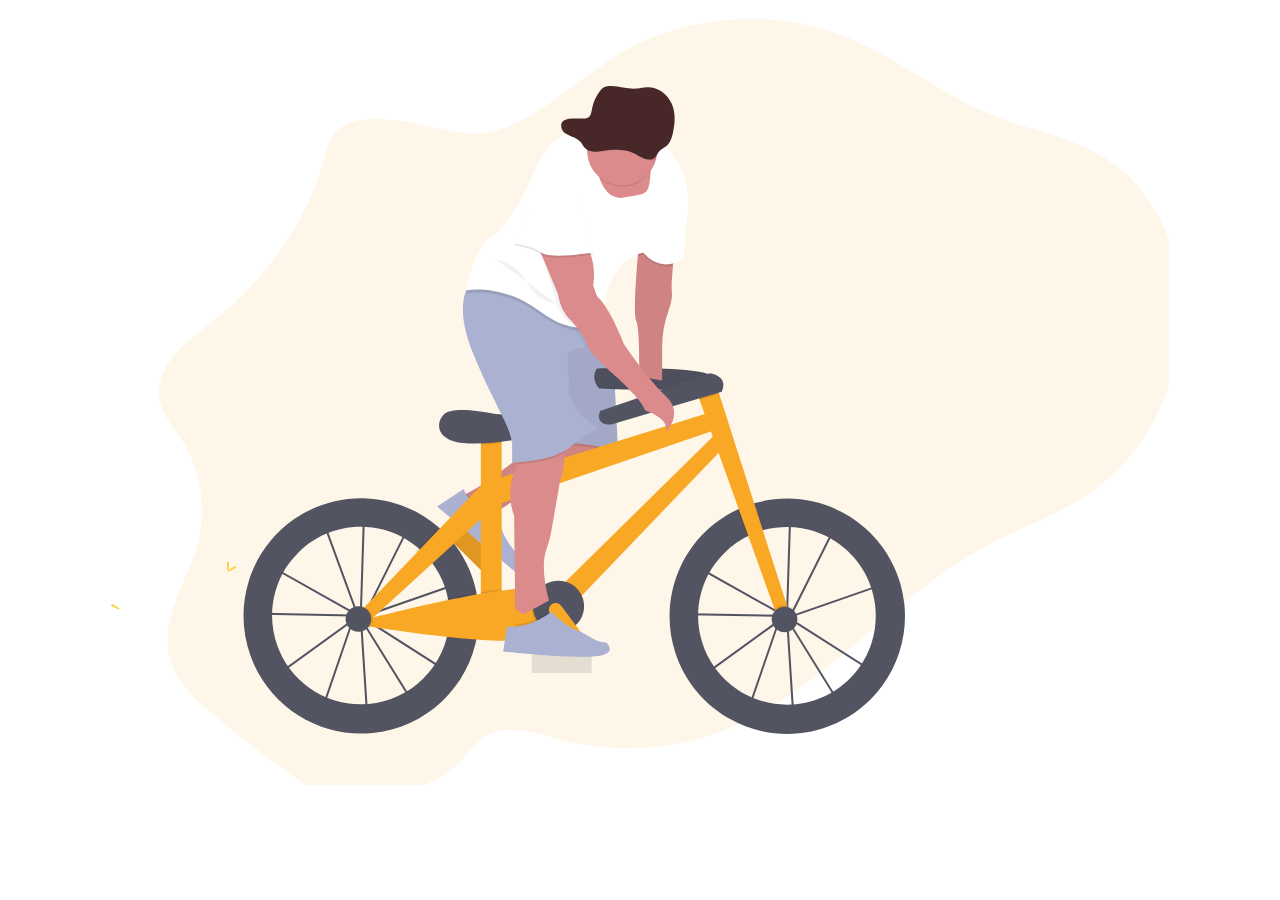
<file: bikesvg/index.html>
<!DOCTYPE html>
<html lang="en">

<head>
    <meta charset="UTF-8">
    <meta http-equiv="X-UA-Compatible" content="IE=edge">
    <meta name="viewport" content="width=device-width, initial-scale=1.0">
    <title>bike</title>
    <link rel="stylesheet" href="./style.css">
</head>

<body>
    <div>
        <svg width="1058" height="785" viewBox="0 0 1058 785" fill="none" xmlns="http://www.w3.org/2000/svg">
            <g id="undraw_Ride_a_bicycle_2yok 1" clip-path="url(#clip0)">
                <path id="Vector" opacity="0.1"
                    d="M222.802 134.432C217.322 141.082 215.212 150.432 212.852 159.222C193.852 230.062 147.032 287.042 93.7121 327.742C71.1321 344.982 43.6421 368.102 48.5821 399.012C51.2421 415.612 62.9121 427.832 71.5821 441.352C89.7721 469.662 95.6721 508.142 87.0021 542.032C77.1421 580.592 49.5821 616.572 58.1121 655.562C63.3721 679.562 81.2321 696.642 98.4021 711.322C125.189 734.209 152.829 755.649 181.322 775.642C200.422 789.042 220.742 802.082 243.002 803.782C262.602 805.282 281.802 797.832 300.412 790.482C316.672 784.052 333.342 777.362 346.472 764.482C355.042 756.072 361.872 745.222 371.392 738.342C393.752 722.182 422.472 732.422 448.112 739.342C508.612 755.582 573.362 749.652 630.932 722.602C719.242 681.102 786.552 593.952 872.932 547.192C910.072 527.082 950.472 514.602 984.862 488.702C1004.24 473.956 1020.89 455.938 1034.06 435.462C1060.06 395.352 1074.12 344.212 1070.06 294.152C1066 244.092 1043.25 195.852 1007.52 167.592C969.272 137.342 920.962 131.692 877.442 113.532C832.502 94.7722 792.522 62.5322 748.012 42.4022C711.996 26.1588 672.8 18.185 633.3 19.0658C593.8 19.9466 554.998 29.6596 519.742 47.4922C471.302 71.9922 422.202 129.152 368.252 133.492C329.812 136.492 252.822 98.0122 222.802 134.432Z"
                    fill="#F9A826" />
                <path id="Vector_2"
                    d="M2.05997 606.72C5.44997 608.57 8.39998 609.72 8.64998 609.21C8.89998 608.7 6.36997 606.86 2.97997 605.02C-0.410027 603.18 0.929975 604.52 0.669975 605.02C0.409975 605.52 -1.33003 604.87 2.05997 606.72Z"
                    fill="#FFD037" />
                <g id="rightwheel">
                    <path id="Vector_3"
                        d="M676.33 498.61C665.717 498.598 655.15 500.024 644.92 502.85C639.644 504.305 634.477 506.133 629.46 508.32C602.73 519.907 581.247 540.997 569.167 567.508C557.087 594.019 555.269 624.069 564.065 651.843C572.86 679.618 591.644 703.143 616.782 717.869C641.921 732.594 671.627 737.473 700.155 731.562C728.682 725.65 754.004 709.369 771.221 685.867C788.438 662.365 796.327 633.312 793.362 604.33C790.396 575.348 776.787 548.495 755.168 528.966C733.548 509.438 705.454 498.622 676.32 498.61H676.33ZM675.93 704.7C655.649 704.692 635.981 697.746 620.192 685.017C604.404 672.288 593.445 654.541 589.135 634.723C584.825 614.905 587.424 594.209 596.501 576.073C605.577 557.936 620.584 543.45 639.03 535.02C643.722 532.872 648.594 531.142 653.59 529.85C665.802 526.68 678.549 526.147 690.984 528.287C703.418 530.427 715.253 535.191 725.703 542.261C736.153 549.332 744.977 558.547 751.588 569.293C758.199 580.039 762.446 592.069 764.046 604.585C765.646 617.1 764.562 629.812 760.866 641.875C757.17 653.939 750.948 665.077 742.613 674.548C734.277 684.02 724.02 691.608 712.524 696.806C701.028 702.005 688.557 704.696 675.94 704.7H675.93Z"
                        fill="#535461" />
                    <path id="Vector_4"
                        d="M681.42 717.39L675.16 619.49L675.03 619.28L668.71 621.48L639.62 706.29L593.37 673.49L667.06 620.08L667.13 619.87L667.55 619.72L672.3 616.27L595.06 572.96L576.13 593.76L579.13 613.26L667.93 614.84V616.84L577.45 615.22L574.05 593.11L599.94 564.66L638.66 519.49L639.35 521.36L647.55 512.36L678.09 517.83V516.62L680.09 516.68V518.19L725.45 526.31L683.12 610.96L676.95 615.43V615.93V616.49L774.76 582.41L763.15 673.62L680.15 620.75L677.23 619.11L726.17 698L681.42 717.39ZM677.42 623.05L683.27 714.43L723.32 697.05L677.42 623.05ZM596.85 673.49L638.64 703.12L665.98 623.38L596.85 673.49ZM679.17 617.83L681.26 619L761.61 670.2L772.41 585.33L679.17 617.83ZM672.07 610.63L674.58 614.68L675.02 614.36L678.02 519.83L648.28 514.49L640.12 523.49L672.07 610.63ZM596.68 571.58L671.52 613.58L670.22 611.45L638.64 525.18L601.44 566.06L596.68 571.58ZM680.05 520.19L677.05 612.88L681.57 609.6L722.48 527.78L680.05 520.19Z"
                        fill="#535461" />
                </g>
                <g id="leftwheel">
                    <path id="Vector_5"
                        d="M255.23 716.99L248.96 619.05L248.83 618.84L242.51 621.04L213.43 705.89L167.18 673.1L240.85 619.69L240.92 619.48L241.34 619.33L246.09 615.88L168.85 572.57L149.93 593.37L152.93 612.87L241.75 614.49V616.49L151.27 614.87L147.85 592.73L173.75 564.27L212.5 519.07L213.19 520.94L221.39 511.94L251.85 517.4V516.19L253.85 516.25V517.76L299.21 525.88L256.92 610.49L250.75 614.96V615.46V616.02L348.55 581.94L336.94 673.15L253.94 620.28L251.02 618.64L299.96 697.52L255.23 716.99ZM251.23 622.65L257.08 714.03L297.13 696.65L251.23 622.65ZM170.65 673.08L212.44 702.71L239.78 622.97L170.65 673.08ZM252.97 617.42L255.06 618.59L335.41 669.79L346.21 584.92L252.97 617.42ZM245.87 610.22L248.38 614.27L248.82 613.95L251.82 519.42L222.08 514.1L213.92 523.1L245.87 610.22ZM170.45 571.16L245.29 613.16L243.99 611.03L212.41 524.76L175.22 565.63L170.45 571.16ZM253.85 519.77L250.85 612.49L255.37 609.21L296.28 527.39L253.85 519.77Z"
                        fill="#535461" />
                    <path id="Vector_6"
                        d="M364.92 589.95C360.909 572.131 352.79 555.495 341.21 541.37C336.911 536.121 332.171 531.25 327.04 526.81C307.314 509.779 282.491 499.779 256.467 498.381C230.443 496.983 204.692 504.265 183.254 519.085C161.816 533.904 145.906 555.422 138.02 580.262C130.134 605.102 130.719 631.857 139.683 656.328C148.647 680.799 165.482 701.601 187.547 715.47C209.612 729.339 235.657 735.488 261.595 732.954C287.533 730.42 311.895 719.345 330.858 701.468C349.822 683.591 362.312 659.923 366.37 634.18C367.314 628.119 367.789 621.994 367.79 615.86C367.797 607.144 366.834 598.454 364.92 589.95ZM249.73 704.3C231.498 704.281 213.714 698.647 198.797 688.164C183.879 677.682 172.552 662.859 166.356 645.712C160.16 628.565 159.395 609.926 164.165 592.329C168.935 574.732 179.009 559.031 193.018 547.361C207.026 535.692 224.288 528.619 242.457 527.106C260.627 525.593 278.821 529.712 294.567 538.904C310.312 548.096 322.845 561.914 330.46 578.48C338.076 595.045 340.405 613.554 337.13 631.49C333.38 651.933 322.58 670.414 306.611 683.718C290.642 697.021 270.514 704.304 249.73 704.3V704.3Z"
                        fill="#535461" />
                </g>
                <g id="manbike">
                    <path id="Vector_7"
                        d="M118 564.104C118 567.964 117.57 571.104 117 571.104C116.43 571.104 116 567.974 116 564.104C116 560.234 116.54 562.104 117.07 562.104C117.6 562.104 118 560.254 118 564.104Z"
                        fill="#FFD037" />
                    <path id="Vector_8"
                        d="M123.32 568.714C119.93 570.564 116.98 571.714 116.73 571.204C116.48 570.694 119.01 568.854 122.4 567.014C125.79 565.174 124.45 566.514 124.71 567.014C124.97 567.514 126.71 566.864 123.32 568.714Z"
                        fill="#FFD037" />
                    <path id="Vector_9" d="M384.66 557.89L341.953 515.746L328.607 529.27L371.314 571.414L384.66 557.89Z"
                        fill="#F9A826" />
                    <path id="Vector_10" opacity="0.1"
                        d="M384.66 557.89L341.953 515.746L328.607 529.27L371.314 571.414L384.66 557.89Z" fill="black" />
                    <path id="Vector_11"
                        d="M352.14 495.577C352.14 495.577 376.93 482.497 386.51 474.077C392.277 469.031 398.478 464.503 405.04 460.547L436.14 441.617L501.14 436.617L504.14 447.617C504.14 447.617 509.14 463.617 459.14 477.617C409.14 491.617 384.14 513.617 384.14 513.617C384.14 513.617 352.14 524.577 352.14 495.577Z"
                        fill="#DB8B8B" />
                    <path id="Vector_12" opacity="0.1"
                        d="M386.79 511.447C385.02 512.797 384.14 513.577 384.14 513.577C384.14 513.577 352.14 524.577 352.14 495.577C352.14 495.577 353.69 494.757 356.14 493.387C358.615 497.417 362.083 500.746 366.211 503.055C370.339 505.365 374.99 506.577 379.72 506.577H383.11L386.79 511.447Z"
                        fill="black" />
                    <path id="Vector_13" opacity="0.05"
                        d="M503.2 453.137C500.42 459.027 490.83 468.707 459.14 477.577C418.53 488.947 394.41 505.577 386.79 511.447C385.02 512.797 384.14 513.577 384.14 513.577C384.14 513.577 352.14 524.577 352.14 495.577C352.14 495.577 353.69 494.757 356.14 493.387C363.57 489.317 379.3 480.387 386.48 474.037C392.246 468.989 398.447 464.462 405.01 460.507L436.11 441.577L447.69 440.687L501.11 436.577L504.11 447.577C504.11 447.577 504.81 449.727 503.2 453.137Z"
                        fill="black" />
                    <path id="Vector_14"
                        d="M352.64 489.077L326.14 506.577L403.74 571.577C403.74 571.577 415.14 564.577 409.14 556.577C409.14 556.577 389.14 539.577 388.14 515.577L382.14 507.577H378.75C373.018 507.577 367.427 505.798 362.749 502.484C358.072 499.17 354.54 494.485 352.64 489.077V489.077Z"
                        fill="#ABB1D1" />
                    <path id="Vector_15" opacity="0.1"
                        d="M503.2 453.137C487.2 445.407 448.14 444.577 448.14 444.577L447.72 440.687L501.14 436.577L504.14 447.577C504.14 447.577 504.81 449.727 503.2 453.137Z"
                        fill="black" />
                    <path id="Vector_16"
                        d="M448.14 442.577C448.14 442.577 495.14 443.577 507.14 453.577L501.14 332.577H436.14L448.14 442.577Z"
                        fill="#ABB1D1" />
                    <path id="Vector_17" opacity="0.05"
                        d="M448.14 442.077C448.14 442.077 495.14 443.077 507.14 453.077L501.14 332.077H436.14L448.14 442.077Z"
                        fill="black" />
                    <path id="Vector_18"
                        d="M485.9 368.537C485.9 368.537 603.55 364.537 605.95 379.747C608.35 394.957 488.3 388.547 488.3 388.547C488.3 388.547 478.7 378.937 485.9 368.537Z"
                        fill="#535461" />
                    <path id="Vector_19" opacity="0.05"
                        d="M485.9 368.537C485.9 368.537 603.55 364.537 605.95 379.747C608.35 394.957 488.3 388.547 488.3 388.547C488.3 388.547 478.7 378.937 485.9 368.537Z"
                        fill="black" />
                    <path id="Vector_20" d="M390.66 429.367H369.85V610.247H390.66V429.367Z" fill="#F9A826" />
                    <path id="Vector_21" opacity="0.1"
                        d="M390.66 429.357V443.287C383.74 444.187 376.66 444.757 369.85 444.977V429.357H390.66Z"
                        fill="black" />
                    <path id="Vector_22"
                        d="M389.1 414.367C386.18 414.141 383.276 413.75 380.4 413.197C369.12 411.037 340.68 406.507 333.03 414.197C323.43 423.797 326.63 440.607 352.24 443.007C377.85 445.407 421.87 439.007 430.68 429.397C430.68 429.357 414.75 416.337 389.1 414.367Z"
                        fill="#535461" />
                    <path id="Vector_23"
                        d="M385.06 478.987L603.56 410.957L610.76 427.767L386.66 504.597L385.06 478.987Z"
                        fill="#F9A826" />
                    <path id="Vector_24"
                        d="M449.89 586.237L607.56 430.967L616.36 443.767L465.89 600.637L449.89 586.237Z"
                        fill="#F9A826" />
                    <path id="Vector_25" opacity="0.1"
                        d="M651.24 533.437C646.244 534.729 641.372 536.459 636.68 538.607L627.12 511.897C632.137 509.71 637.304 507.882 642.58 506.427L651.24 533.437Z"
                        fill="black" />
                    <path id="Vector_26"
                        d="M677.99 611.847L666.79 618.247L588.65 399.917L585.15 390.147L603.56 379.737L608.17 394.117L677.99 611.847Z"
                        fill="#F9A826" />
                    <path id="Vector_27" opacity="0.1"
                        d="M608.17 394.117L588.65 399.917L585.15 390.147L603.56 379.737L608.17 394.117Z" fill="black" />
                    <path id="Vector_28"
                        d="M489.1 410.957L598.75 373.337C598.75 373.337 617.96 375.737 610.75 391.747L500.31 424.557C500.31 424.557 483.51 426.157 489.1 410.957Z"
                        fill="#535461" />
                    <path id="Vector_29" opacity="0.1"
                        d="M365.45 619.447C365.449 625.581 364.974 631.706 364.03 637.767C354.43 637.077 344.51 636.077 334.79 635.077C336.949 623.186 336.681 610.981 334 599.197C343.47 597.197 353.14 595.287 362.58 593.557C364.493 602.054 365.455 610.737 365.45 619.447V619.447Z"
                        fill="black" />
                    <path id="Vector_30" opacity="0.1"
                        d="M390.66 588.967V610.237H369.85V592.237C377.05 590.987 384.05 589.877 390.66 588.967Z"
                        fill="black" />
                    <path id="Vector_31"
                        d="M256.2 619.077C256.2 619.077 424.28 575.077 437.88 591.867C451.48 608.657 465.89 631.077 423.51 639.077C381.13 647.077 253.03 625.467 253.03 625.467L256.2 619.077Z"
                        fill="#F9A826" />
                    <path id="Vector_32" opacity="0.1"
                        d="M338.87 544.957L317.51 564.507C313.727 559.651 309.451 555.2 304.75 551.227L324.69 530.397C329.824 534.836 334.568 539.707 338.87 544.957V544.957Z"
                        fill="black" />
                    <path id="Vector_33" d="M250.6 610.247L376.25 478.987L380.26 509.397L257 622.247L250.6 610.247Z"
                        fill="#F9A826" />
                    <path id="Vector_34" opacity="0.1"
                        d="M249 631.857C256.075 631.857 261.81 626.121 261.81 619.047C261.81 611.972 256.075 606.237 249 606.237C241.925 606.237 236.19 611.972 236.19 619.047C236.19 626.121 241.925 631.857 249 631.857Z"
                        fill="black" />
                    <path id="Vector_35"
                        d="M247.39 631.857C254.465 631.857 260.2 626.121 260.2 619.047C260.2 611.972 254.465 606.237 247.39 606.237C240.315 606.237 234.58 611.972 234.58 619.047C234.58 626.121 240.315 631.857 247.39 631.857Z"
                        fill="#535461" />
                    <path id="Vector_36" opacity="0.1"
                        d="M672.79 630.657C679.865 630.657 685.6 624.922 685.6 617.847C685.6 610.772 679.865 605.037 672.79 605.037C665.715 605.037 659.98 610.772 659.98 617.847C659.98 624.922 665.715 630.657 672.79 630.657Z"
                        fill="black" />
                    <path id="Vector_37"
                        d="M673.59 632.257C680.665 632.257 686.4 626.521 686.4 619.447C686.4 612.372 680.665 606.637 673.59 606.637C666.515 606.637 660.78 612.372 660.78 619.447C660.78 626.521 666.515 632.257 673.59 632.257Z"
                        fill="#535461" />
                    <path id="Vector_38" opacity="0.1"
                        d="M445.88 631.857C460.024 631.857 471.49 620.391 471.49 606.247C471.49 592.103 460.024 580.637 445.88 580.637C431.736 580.637 420.27 592.103 420.27 606.247C420.27 620.391 431.736 631.857 445.88 631.857Z"
                        fill="black" />
                    <path id="Vector_39"
                        d="M447.49 631.857C461.634 631.857 473.1 620.391 473.1 606.247C473.1 592.103 461.634 580.637 447.49 580.637C433.346 580.637 421.88 592.103 421.88 606.247C421.88 620.391 433.346 631.857 447.49 631.857Z"
                        fill="#535461" />
                    <path id="Vector_40"
                        d="M440.652 604.323L440.644 604.329C437.637 606.578 437.022 610.839 439.271 613.847L459.597 641.027C461.846 644.035 466.108 644.65 469.115 642.4L469.123 642.394C472.131 640.145 472.746 635.884 470.496 632.876L450.17 605.696C447.921 602.688 443.66 602.074 440.652 604.323Z"
                        fill="#F9A826" />
                    <path id="Vector_41"
                        d="M563.14 250.577L560.76 280.687C560.486 284.501 560.536 288.331 560.91 292.137C561.22 295.507 560.91 301.407 557.61 310.407C553.373 321.904 551.183 334.054 551.14 346.307V380.577L528.14 376.577C528.14 376.577 529.14 328.577 525.14 320.577C521.14 312.577 528.14 241.577 528.14 241.577L563.14 250.577Z"
                        fill="#DB8B8B" />
                    <path id="Vector_42" opacity="0.05"
                        d="M561.96 265.497L560.76 280.687C560.49 284.498 560.543 288.325 560.92 292.127C561.23 295.497 560.92 301.397 557.62 310.407C553.383 321.904 551.193 334.054 551.15 346.307V380.577L528.15 376.577C528.15 376.577 529.15 328.577 525.15 320.577C522.32 314.907 525 277.637 526.81 256.367C527.56 247.617 528.15 241.577 528.15 241.577L563.15 250.577L561.96 265.497Z"
                        fill="black" />
                    <path id="Vector_43"
                        d="M449.16 480.577L440.51 529.777C439.419 536.346 437.746 542.804 435.51 549.077C430.44 562.937 433.68 582.367 436.14 592.967C437.23 597.647 438.14 600.607 438.14 600.607L412.14 614.607L404.14 608.607V604.607L403.14 515.607C397.14 501.607 399.14 480.607 403.14 472.607C404.277 469.978 405.077 467.216 405.52 464.387C407.52 453.667 408.14 438.607 408.14 438.607C408.14 438.607 424.14 411.607 443.14 429.607C450.14 436.237 452.8 444.907 453.36 453.207C454.34 467.417 449.16 480.577 449.16 480.577Z"
                        fill="#DB8B8B" />
                    <path id="Vector_44" opacity="0.1"
                        d="M453.36 453.177C439.49 461.417 415.36 463.747 405.52 464.357C407.52 453.637 408.14 438.577 408.14 438.577C408.14 438.577 424.14 411.577 443.14 429.577C450.14 436.207 452.8 444.877 453.36 453.177Z"
                        fill="black" />
                    <path id="Vector_45"
                        d="M487.14 428.577C476.506 434.24 466.457 440.939 457.14 448.577C441.14 461.577 401.14 462.577 401.14 462.577V447.577C402.14 429.577 385.14 409.577 362.14 353.577C347.45 317.817 351.52 297.577 356.38 287.577C359.14 281.927 362.14 279.577 362.14 279.577L487.14 303.577L491.61 316.977L501.14 345.577C501.14 345.577 466.14 347.577 460.14 350.577C454.14 353.577 458.14 380.577 458.14 380.577C452.14 408.577 487.14 428.577 487.14 428.577Z"
                        fill="#ABB1D1" />
                    <path id="Vector_46" opacity="0.1"
                        d="M563.14 250.577L561.96 265.497C544.56 270.497 532.14 254.577 532.14 254.577C530.325 255.063 528.542 255.661 526.8 256.367C527.55 247.617 528.14 241.577 528.14 241.577L563.14 250.577Z"
                        fill="black" />
                    <path id="Vector_47" opacity="0.1"
                        d="M491.61 316.977C491.14 321.647 491.14 324.577 491.14 324.577C491.14 324.577 468.14 343.577 429.14 314.577C390.14 285.577 355.14 293.577 355.14 293.577C355.14 293.577 355.55 291.257 356.38 287.577C359.14 281.927 362.14 279.577 362.14 279.577L487.14 303.577L491.61 316.977Z"
                        fill="black" />
                    <path id="Vector_48"
                        d="M576.62 211.527C574.01 231.877 573.14 257.527 573.14 257.527C550.14 275.527 532.14 252.527 532.14 252.527C510.42 258.357 500.21 277.367 495.4 293.957C492.824 302.93 491.392 312.194 491.14 321.527C491.14 321.527 485.06 326.527 473.86 327.527C463.27 328.417 448.09 325.657 429.14 311.527C390.14 282.527 355.14 290.527 355.14 290.527C355.14 290.527 362.14 250.527 378.14 238.527C394.14 226.527 406.14 211.527 426.14 165.527C446.14 119.527 487.14 130.527 487.14 130.527C487.14 130.527 489.14 121.527 526.14 130.527C535.152 132.889 543.494 137.308 550.51 143.437C570.3 160.077 579.9 185.887 576.62 211.527Z"
                        fill="white" />
                    <path id="Vector_49"
                        d="M539.51 173.077C539.46 174.407 539.35 175.887 539.17 177.537C537.17 195.537 535.17 193.537 513.17 197.537C499.49 200.027 492.38 188.597 488.96 179.597C487.722 176.336 486.788 172.969 486.17 169.537L534.17 161.537C534.17 161.537 539.92 159.927 539.51 173.077Z"
                        fill="#DB8B8B" />
                    <path id="Vector_50" opacity="0.05"
                        d="M495.4 314.007C492.824 322.98 491.392 332.244 491.14 341.577C491.14 341.577 485.06 346.577 473.86 347.577C473.544 346.94 473.303 346.269 473.14 345.577C471.14 336.577 456.14 320.577 456.14 320.577C446.14 311.577 444.14 295.577 444.14 295.577L427.64 247.077L422.14 242.577C422.14 242.577 445.14 224.577 465.14 239.577C485.14 254.577 479.14 286.577 479.14 286.577L483.14 297.577C487.29 301.077 491.51 307.247 495.4 314.007Z"
                        fill="black" />
                    <path id="Vector_51"
                        d="M425.14 241.577L447.14 294.577C447.14 294.577 449.14 310.577 459.14 319.577C459.14 319.577 474.14 335.577 476.14 344.577C478.14 353.577 506.14 377.577 506.14 377.577C506.14 377.577 532.14 401.577 534.14 410.577C534.14 410.577 558.14 417.577 555.14 431.577C555.14 431.577 573.14 413.577 555.14 396.577C537.14 379.577 513.14 344.577 513.14 344.577C513.14 344.577 499.14 307.577 486.14 296.577L482.14 285.577C482.14 285.577 488.14 253.577 468.14 238.577C448.14 223.577 425.14 241.577 425.14 241.577Z"
                        fill="#DB8B8B" />
                    <path id="Vector_52" opacity="0.1"
                        d="M438.14 620.577L412.14 634.577L404.14 628.577V624.577C413.124 623.939 421.853 621.305 429.69 616.867C432.09 615.507 434.35 614.167 436.16 612.987C437.21 617.617 438.14 620.577 438.14 620.577Z"
                        fill="black" />
                    <path id="Vector_53" opacity="0.1"
                        d="M468.14 199.577L482.14 254.577C482.14 254.577 439.14 261.577 430.14 254.577C421.14 247.577 404.14 245.577 404.14 245.577C404.14 245.577 422.14 193.577 432.14 187.577C442.14 181.577 468.14 199.577 468.14 199.577Z"
                        fill="black" />
                    <path id="Vector_54"
                        d="M468.14 197.577L482.14 252.577C482.14 252.577 439.14 259.577 430.14 252.577C421.14 245.577 404.14 243.577 404.14 243.577C404.14 243.577 422.14 191.577 432.14 185.577C442.14 179.577 468.14 197.577 468.14 197.577Z"
                        fill="white" />
                    <path id="Vector_55" opacity="0.1"
                        d="M539.51 172.077C536.709 175.943 533.147 179.195 529.043 181.634C524.938 184.072 520.378 185.645 515.643 186.256C510.908 186.866 506.099 186.502 501.51 185.185C496.921 183.868 492.65 181.626 488.96 178.597C487.722 175.336 486.788 171.969 486.17 168.537L534.17 160.537C534.17 160.537 539.92 158.927 539.51 172.077Z"
                        fill="black" />
                    <path id="Vector_56"
                        d="M546.14 150.577C546.14 159.859 542.453 168.762 535.889 175.325C529.325 181.889 520.423 185.577 511.14 185.577C501.857 185.577 492.955 181.889 486.391 175.325C479.828 168.762 476.14 159.859 476.14 150.577C476.14 149.997 476.14 149.417 476.14 148.837C476.371 139.554 480.28 130.743 487.006 124.343C493.733 117.942 502.727 114.476 512.01 114.707C521.293 114.937 530.103 118.846 536.504 125.573C542.905 132.3 546.371 141.294 546.14 150.577V150.577Z"
                        fill="#DB8B8B" />
                    <path id="Vector_57" opacity="0.1"
                        d="M546.14 150.577C546.143 153.802 545.699 157.013 544.82 160.117C542.115 160.706 539.293 160.448 536.74 159.377C533 157.907 529.79 155.377 526.2 153.557C516.09 148.437 504.06 149.447 492.86 151.137C487.3 151.977 480.99 152.757 476.62 149.217C476.47 149.098 476.326 148.971 476.19 148.837C476.421 139.554 480.33 130.743 487.056 124.343C493.783 117.942 502.777 114.476 512.06 114.707C521.343 114.937 530.153 118.846 536.554 125.573C542.955 132.3 546.421 141.294 546.19 150.577H546.14Z"
                        fill="black" />
                    <path id="Vector_58" opacity="0.05"
                        d="M382.64 258.077C382.64 258.077 408.64 265.077 416.64 283.077C424.64 301.077 446.28 304.367 446.28 304.367"
                        fill="black" />
                    <path id="Vector_59" opacity="0.1" d="M480.64 654.077H420.64V673.077H480.64V654.077Z"
                        fill="black" />
                    <path id="Vector_60"
                        d="M429.65 618.817C435.02 615.817 439.73 612.817 440.14 611.577C440.14 611.577 453.69 625.877 465.76 630.317C469.819 631.816 473.704 633.747 477.35 636.077C482.13 639.077 488.95 642.607 495.14 642.607C495.14 642.607 509.14 654.607 482.14 656.607C455.14 658.607 392.14 651.607 392.14 651.607L396.14 626.607C407.827 627.292 419.464 624.587 429.65 618.817Z"
                        fill="#ABB1D1" />
                </g>
                <g id="hat">
                    <path id="Vector_61"
                        d="M450.82 128.927C452.95 135.607 463.18 135.817 468.43 140.737C471.16 143.297 472.43 147.077 475.43 149.357C479.6 152.537 485.62 151.837 490.93 151.077C501.62 149.557 513.1 148.647 522.74 153.257C526.16 154.887 529.23 157.167 532.8 158.497C536.37 159.827 540.8 159.987 543.7 157.627C546.02 155.737 546.87 152.627 548.97 150.547C550.6 148.907 552.87 147.987 554.73 146.547C558.81 143.467 560.57 138.447 561.73 133.647C564.13 123.767 564.82 113.117 560.73 103.747C556.64 94.3767 546.8 86.7467 536.06 87.2367C532.77 87.3867 529.56 88.2367 526.28 88.5967C517.73 89.4667 509.28 86.5967 500.7 86.1067C498.211 85.8039 495.687 86.1483 493.37 87.1067C491.623 88.0775 490.117 89.4273 488.96 91.0567C485.032 96.2021 482.342 102.184 481.1 108.537C480.1 113.327 480.05 117.667 474.18 118.407C467.51 119.287 446.31 114.797 450.82 128.927Z"
                        fill="#472727" />
                </g>
            </g>
            <defs>
                <clipPath id="clip0">
                    <rect width="1057.7" height="784.98" fill="white" />
                </clipPath>
            </defs>
        </svg>


    </div>
</body>

</html>
</file>
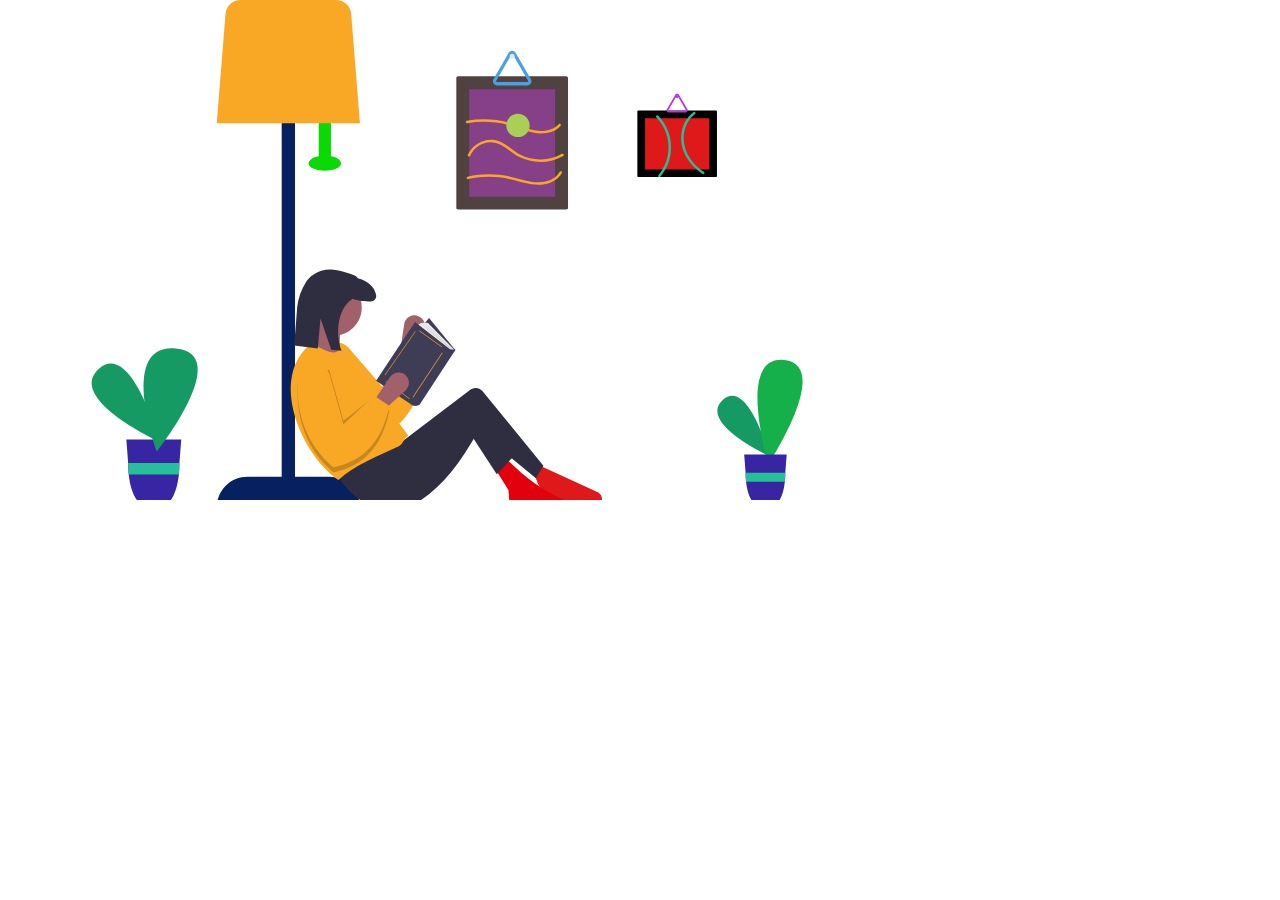
<file: readingsvg/index.html>
<!DOCTYPE html>
<html lang="en">

<head>
    <meta charset="UTF-8">
    <meta http-equiv="X-UA-Compatible" content="IE=edge">
    <meta name="viewport" content="width=device-width, initial-scale=1.0">
    <link rel="stylesheet" href="style.css">
    <title>Document</title>
</head>

<body>

    <div>

        <svg width="883" height="500" viewBox="0 0 883 600" fill="none" xmlns="http://www.w3.org/2000/svg">
            <g id="undraw_reading_time_gvg0 (1) 1" clip-path="url(#clip0)">
                <path id="Vector"
                    d="M63.3047 527.34L65.4713 555.711L65.5056 556.201C65.5036 560.632 65.7274 565.059 66.1763 569.467C69.1166 598.406 81.7548 611.595 96.5253 611.595C111.296 611.595 123.384 598.406 126.324 569.467C126.773 565.059 126.997 560.632 126.995 556.201L127.012 555.806L127.02 555.711L129.196 527.34H63.3047Z"
                    fill="#3725A4" />
                <path id="Vector_2"
                    d="M127.02 555.711L127.012 555.806L126.995 556.201C126.997 560.632 126.773 565.059 126.324 569.467H66.1762C65.7274 565.059 65.5036 560.632 65.5056 556.201L65.4713 555.711H127.02Z"
                    fill="#27BE9A" />
                <g id="leaf">
                    <path id="Vector_3"
                        d="M102.896 530.318C102.896 530.318 -9.40991 478.618 30.0431 442.766C69.4961 406.914 102.896 530.318 102.896 530.318Z"
                        fill="#169A63" />
                    <path id="Vector_4"
                        d="M99.9096 542C99.9096 542 51.9481 411.999 122.573 418.216C193.198 424.433 99.9096 542 99.9096 542Z"
                        fill="#169A63" />
                    <path id="Vector_5"
                        d="M835.384 547.669C835.384 547.669 748.435 507.642 778.98 479.885C809.525 452.127 835.384 547.669 835.384 547.669Z"
                        fill="#169A63" />
                    <path id="Vector_6"
                        d="M833.871 557.009C833.871 557.009 793.906 425.697 852.756 431.977C911.606 438.257 833.871 557.009 833.871 557.009Z"
                        fill="#16B04B" />
                </g>
                <path id="Vector_7"
                    d="M804.732 545.363L806.409 567.329L806.436 567.708C806.434 571.138 806.607 574.566 806.955 577.979C809.231 600.384 819.016 610.595 830.452 610.595C841.887 610.595 851.246 600.384 853.522 577.979C853.87 574.566 854.043 571.138 854.042 567.708L854.055 567.402L854.061 567.329L855.746 545.363H804.732Z"
                    fill="#3725A4" />
                <path id="Vector_8"
                    d="M854.061 567.329L854.055 567.402L854.042 567.708C854.043 571.138 853.87 574.566 853.522 577.979H806.955C806.607 574.566 806.434 571.138 806.436 567.708L806.409 567.329H854.061Z"
                    fill="#27BE9A" />
                <g id="light">
                    <path id="Vector_9"
                        d="M308.812 187.586V144H294.188V187.586C289.992 188.373 286.518 189.811 284.36 191.654C282.202 193.497 281.495 195.631 282.359 197.69C283.224 199.748 285.606 201.603 289.098 202.937C292.59 204.271 296.975 205 301.5 205C306.025 205 310.41 204.271 313.902 202.937C317.394 201.603 319.776 199.748 320.641 197.69C321.505 195.631 320.798 193.497 318.64 191.654C316.482 189.811 313.008 188.373 308.812 187.586Z"
                        fill="#09D905" />
                </g>
                <path id="Vector_10"
                    d="M306.716 572H265.716V74H249.716V572H208.716C203.857 572 199.046 572.957 194.557 574.816C190.068 576.676 185.989 579.401 182.553 582.837C179.117 586.273 176.392 590.352 174.533 594.841C172.673 599.33 171.716 604.141 171.716 609V609H343.716V609C343.716 604.141 342.759 599.33 340.9 594.841C339.04 590.352 336.315 586.273 332.879 582.837C329.443 579.401 325.364 576.676 320.875 574.816C316.386 572.957 311.575 572 306.716 572V572Z"
                    fill="#072060" />
                <path id="Vector_11"
                    d="M171.799 148H343.633L333.125 16.6597C332.741 12.1308 330.676 7.90957 327.337 4.82649C323.997 1.74341 319.624 0.0216479 315.079 -4.57764e-05H200.353C195.808 0.0216468 191.435 1.7434 188.096 4.82648C184.756 7.90955 182.691 12.1307 182.307 16.6596L171.799 148Z"
                    fill="#F9A826" />
                <path id="Vector_12"
                    d="M411.055 378.52C409.439 378.251 407.785 378.306 406.19 378.682C404.595 379.057 403.091 379.746 401.764 380.708C400.438 381.67 399.315 382.886 398.463 384.285C397.61 385.684 397.044 387.239 396.797 388.859L391.959 420.607L408.419 424.973L420.48 395.392C421.181 393.673 421.486 391.819 421.373 389.966C421.259 388.113 420.73 386.31 419.825 384.69C418.92 383.069 417.661 381.673 416.143 380.605C414.625 379.537 412.886 378.824 411.055 378.52Z"
                    fill="#A0616A" />
                <path id="Vector_13"
                    d="M410.747 420.548C419.882 456.85 415.951 490.054 381.935 516.124C341.136 504.878 314 477.743 297.444 438.306C296.415 435.854 295.893 433.219 295.91 430.56C295.927 427.901 296.483 425.272 297.544 422.834C298.605 420.395 300.149 418.197 302.083 416.372C304.017 414.547 306.301 413.132 308.797 412.214V412.214C312.547 410.835 316.628 410.631 320.496 411.628C324.365 412.625 327.839 414.777 330.455 417.796L370.487 464L389.266 417.411L410.747 420.548Z"
                    fill="#F9A826" />
                <path id="Vector_14"
                    d="M619.788 611.007C582.535 609.028 559.393 596.237 553.788 570.007L559.788 559.007L628.483 590.301C630.217 591.091 631.677 592.379 632.677 594.001C633.678 595.623 634.173 597.506 634.101 599.41C634.029 601.315 633.391 603.155 632.271 604.696C631.15 606.237 629.596 607.411 627.807 608.067L619.788 611.007Z"
                    fill="#DF1919" />
                <path id="Vector_15"
                    d="M591.003 611.27C571.647 610.683 553.032 610.866 535.394 612.059C532.3 612.271 529.248 611.254 526.899 609.229C524.55 607.204 523.094 604.335 522.847 601.244L521.788 588.007L506.788 564.007L519.788 551.007C541.635 572.766 565.595 591.042 594.051 601.906C594.966 602.533 595.653 603.439 596.009 604.488C596.366 605.538 596.373 606.675 596.03 607.729C595.687 608.783 595.012 609.697 594.106 610.335C593.199 610.974 592.111 611.301 591.003 611.27V611.27Z"
                    fill="#E3000E" />
                <g id="legs">
                    <path id="Vector_16"
                        d="M485.788 517.007C461.072 561.233 436.763 591.047 404.788 607.007C365.449 619.991 336.698 602.789 314.288 567.507L379.288 524.507L388.788 534.007L474.886 468.489C476.989 466.497 479.793 465.416 482.689 465.481C485.584 465.545 488.337 466.75 490.35 468.832L563.788 559.007L554.788 574.007L485.788 517.007Z"
                        fill="#2F2E41" />
                </g>
                <path id="Vector_17"
                    d="M507.788 569.007L473.788 517.007L481.788 502.007L526.788 549.007L507.788 569.007Z"
                    fill="#2F2E41" />
                <path id="Vector_18"
                    d="M311.788 403.007C330.566 403.007 345.788 387.785 345.788 369.007C345.788 350.229 330.566 335.007 311.788 335.007C293.01 335.007 277.788 350.229 277.788 369.007C277.788 387.785 293.01 403.007 311.788 403.007Z"
                    fill="#A0616A" />
                <path id="Vector_19"
                    d="M320.788 432.007L282.788 419.007C288.411 410.071 290.876 399.508 289.788 389.007H320.788C319.025 404.265 318.761 418.737 320.788 432.007Z"
                    fill="#A0616A" />
                <path id="Vector_20"
                    d="M401.788 523.007C396.091 525.346 395.675 532.93 390.288 535.507C364.248 547.966 336.699 558.075 317.788 576.007C273.595 545.997 232.633 452.789 285.788 412.007C303.932 422.624 320.139 430.222 319.788 412.007L401.788 523.007Z"
                    fill="#F9A826" />
                <path id="Vector_21" opacity="0.2"
                    d="M378.788 483.007L360.288 476.507L323.788 505.007L307.426 446.104C306.291 442.018 304.452 444.089 301.812 446.927C299.06 444.38 295.637 442.672 291.946 442.006C288.256 441.341 284.452 441.744 280.983 443.169C277.514 444.594 274.525 446.981 272.368 450.049C270.211 453.117 268.976 456.737 268.81 460.483C266.863 503.21 279.748 539.357 311.788 567.007C353.695 558.034 371.48 529.72 378.788 493.007L376.807 491.686C377.537 488.849 378.197 485.956 378.788 483.007Z"
                    fill="black" />
                <g id="hair">
                    <path id="Vector_22"
                        d="M316.363 324.281C327.578 326.843 340.343 330.474 341.059 333.848C352.595 336.755 361.303 343.719 363.081 354.335C363.23 355.252 363.175 356.191 362.922 357.085C362.668 357.98 362.222 358.807 361.613 359.51C361.005 360.213 360.251 360.774 359.402 361.154C358.554 361.534 357.632 361.723 356.703 361.708C350.429 361.627 341.01 361.026 334.791 358.429C316.724 370.07 313.692 400.347 321.582 420.956L309.166 419.818L296.321 382.216L293.04 418.34L264.707 414.594L268.357 368.529C269.478 357.672 273.173 347.239 279.135 338.096C279.754 337.178 280.431 336.3 281.163 335.469C285.473 330.599 291.021 326.988 297.219 325.018C303.417 323.048 310.032 322.793 316.363 324.281V324.281Z"
                        fill="#2F2E41" />
                </g>
                <path id="Vector_23"
                    d="M380.285 438.428L411.402 475.011L458.078 419.925L426.54 381.659L380.285 438.428Z"
                    fill="#3F3D56" />
                <g id="pages">
                    <path id="Vector_24"
                        d="M450.088 421.187L413.084 390.91C415.186 385.864 425.278 387.546 425.278 387.546L454.245 416.912C455.254 417.935 456.119 419.09 456.816 420.346V420.346L450.088 421.187Z"
                        fill="#F2F2F2" />
                </g>
                <path id="Vector_25"
                    d="M451.77 419.084L409.72 386.285L363.044 456.93L406.987 486.575C411.192 488.257 415.397 485.314 415.397 485.314L458.288 419.715L451.77 419.084Z"
                    fill="#3F3D56" />
                <path id="Vector_26"
                    d="M414.964 396.522L414.566 397.076L441.48 416.416L441.878 415.863L414.964 396.522Z"
                    fill="#F9A826" />
                <path id="Vector_27"
                    d="M442.235 423.101L406.913 476.505L407.481 476.881L442.803 423.477L442.235 423.101Z"
                    fill="#F9A826" />
                <path id="Vector_28"
                    d="M374.603 457.071L374.199 457.62L402.787 478.654L403.191 478.105L374.603 457.071Z"
                    fill="#F9A826" />
                <path id="Vector_29"
                    d="M409.861 397.444L373.277 450.007L373.836 450.396L410.42 397.833L409.861 397.444Z"
                    fill="#F9A826" />
                <path id="Vector_30" d="M421.161 387.13L420.877 387.439L454.151 417.977L454.435 417.668L421.161 387.13Z"
                    fill="#B3B3B3" />
                <path id="Vector_31"
                    d="M418.389 387.391L418.111 387.707L452.887 418.407L453.165 418.092L418.389 387.391Z"
                    fill="#B3B3B3" />
                <path id="Vector_32"
                    d="M416.214 388.003L415.944 388.326L452.045 418.418L452.314 418.095L416.214 388.003Z"
                    fill="#B3B3B3" />
                <path id="Vector_33"
                    d="M397.081 449.168C395.736 448.232 394.219 447.573 392.617 447.228C391.015 446.884 389.36 446.861 387.749 447.162C386.139 447.462 384.604 448.08 383.233 448.978C381.863 449.877 380.685 451.039 379.768 452.397L361.788 479.007L374.788 490.007L398.364 468.451C399.734 467.199 400.805 465.654 401.496 463.932C402.188 462.209 402.483 460.353 402.36 458.501C402.237 456.649 401.698 454.848 400.785 453.233C399.871 451.617 398.605 450.228 397.081 449.168V449.168Z"
                    fill="#A0616A" />
                <path id="Vector_34"
                    d="M378.788 487.007C371.48 523.721 353.695 552.034 311.788 561.007C279.748 533.357 266.863 497.21 268.81 454.484C268.931 451.827 269.589 449.223 270.744 446.827C271.9 444.432 273.529 442.296 275.532 440.548C277.536 438.799 279.874 437.475 282.403 436.655C284.933 435.835 287.603 435.536 290.251 435.776V435.776C294.23 436.138 298.005 437.703 301.073 440.262C304.141 442.821 306.357 446.254 307.426 450.104L323.788 509.007L360.725 474.965L378.788 487.007Z"
                    fill="#F9A826" />
                <path id="Vector_35" d="M882.556 612.148H0V609.966H882.951L882.556 612.148Z" fill="#3F3D56" />
                <path id="Vector_36"
                    d="M461.288 91.5069C460.758 91.5074 460.249 91.7183 459.874 92.0933C459.499 92.4682 459.289 92.9766 459.288 93.5069V249.507C459.289 250.037 459.499 250.546 459.874 250.921C460.249 251.295 460.758 251.506 461.288 251.507H591.288C591.818 251.506 592.327 251.295 592.702 250.92C593.077 250.545 593.287 250.037 593.288 249.507V93.5069C593.287 92.9767 593.077 92.4683 592.702 92.0933C592.327 91.7184 591.818 91.5075 591.288 91.5069H461.288Z"
                    fill="#514242" />
                <path id="Vector_37" d="M474.788 236.007H577.788V107.007H474.788V236.007Z" fill="#B33FC6"
                    fill-opacity="0.53" />
                <path id="Vector_38"
                    d="M677.721 132.507C677.404 132.507 677.101 132.633 676.877 132.857C676.653 133.081 676.527 133.384 676.527 133.701V211.313C676.527 211.629 676.653 211.933 676.877 212.157C677.101 212.381 677.404 212.506 677.721 212.507H770.855C771.172 212.506 771.475 212.381 771.699 212.157C771.923 211.933 772.049 211.629 772.049 211.313V133.701C772.049 133.384 771.923 133.081 771.699 132.857C771.475 132.633 771.172 132.507 770.855 132.507L677.721 132.507Z"
                    fill="black" />
                <path id="Vector_39" d="M685.781 141.761V203.253H762.796V141.761H685.781Z" fill="#DF1919" />
                <g id="on">
                    <path id="Vector_40"
                        d="M544.475 102.507H508.102C507.223 102.51 506.358 102.281 505.596 101.843C504.834 101.405 504.201 100.774 503.762 100.013C503.322 99.2513 503.092 98.3874 503.093 97.5084C503.095 96.6294 503.329 95.7664 503.771 95.0069L521.958 63.5069C521.973 63.481 521.988 63.4551 522.003 63.4292C522.401 62.7593 522.951 62.1927 523.609 61.7759C524.267 61.3591 525.014 61.1038 525.79 61.0308L525.816 61.0284C525.972 61.0142 526.129 61.0069 526.288 61.0069C527.167 61.0017 528.031 61.2305 528.792 61.6699C529.553 62.1092 530.183 62.7433 530.618 63.5069L548.805 95.0069C549.243 95.767 549.474 96.6292 549.474 97.5068C549.474 98.3845 549.243 99.2467 548.804 100.007C548.366 100.767 547.735 101.398 546.974 101.837C546.214 102.276 545.352 102.507 544.475 102.507V102.507ZM507.098 97.502C507.099 97.6794 507.147 97.8533 507.235 98.0069C507.322 98.1601 507.448 98.2873 507.6 98.3753C507.752 98.4632 507.926 98.5087 508.101 98.5069H544.474C544.65 98.5088 544.824 98.4633 544.976 98.3754C545.128 98.2874 545.254 98.1602 545.341 98.0069C545.429 97.8534 545.477 97.6797 545.478 97.5025C545.477 97.3282 545.43 97.1573 545.341 97.0074L527.154 65.5069C527.066 65.3549 526.94 65.2286 526.788 65.1409C526.636 65.0531 526.464 65.0069 526.288 65.0069C526.112 65.0069 525.94 65.0531 525.788 65.1409C525.636 65.2286 525.51 65.3549 525.422 65.5069L507.235 97.0069C507.146 97.1568 507.099 97.3277 507.098 97.502V97.502Z"
                        fill="#47A1E2" />
                </g>
                <path id="Vector_41"
                    d="M526.288 70.5069C527.945 70.5069 529.288 69.1638 529.288 67.5069C529.288 65.85 527.945 64.5069 526.288 64.5069C524.631 64.5069 523.288 65.85 523.288 67.5069C523.288 69.1638 524.631 70.5069 526.288 70.5069Z"
                    fill="#E6E6E6" />
                <path id="Vector_42"
                    d="M734.148 135.007H714.428C713.951 135.009 713.483 134.885 713.069 134.647C712.656 134.41 712.313 134.067 712.075 133.655C711.836 133.242 711.711 132.773 711.712 132.297C711.713 131.82 711.84 131.352 712.08 130.941L721.94 113.862L721.965 113.82C722.18 113.457 722.479 113.15 722.835 112.924C723.192 112.698 723.597 112.559 724.018 112.52L724.032 112.519C724.116 112.511 724.202 112.507 724.288 112.507C724.764 112.504 725.233 112.628 725.646 112.866C726.058 113.105 726.4 113.448 726.636 113.862L736.496 130.941C736.734 131.353 736.859 131.82 736.859 132.296C736.859 132.772 736.734 133.239 736.496 133.651C736.258 134.063 735.915 134.406 735.503 134.644C735.091 134.882 734.624 135.007 734.148 135.007V135.007ZM713.883 132.293C713.884 132.39 713.91 132.484 713.958 132.567C714.005 132.65 714.073 132.719 714.156 132.767C714.238 132.815 714.332 132.839 714.428 132.838H734.148C734.243 132.839 734.337 132.815 734.42 132.767C734.503 132.719 734.571 132.65 734.618 132.567C734.666 132.484 734.691 132.39 734.692 132.294C734.692 132.199 734.666 132.107 734.618 132.025L724.758 114.947C724.71 114.864 724.642 114.796 724.559 114.748C724.477 114.701 724.383 114.676 724.288 114.676C724.193 114.676 724.099 114.701 724.017 114.748C723.934 114.796 723.866 114.864 723.818 114.947L713.958 132.025C713.91 132.106 713.884 132.199 713.883 132.293V132.293Z"
                    fill="#B835E6" />
                <path id="Vector_43"
                    d="M724.288 117.658C725.186 117.658 725.914 116.929 725.914 116.031C725.914 115.133 725.186 114.404 724.288 114.404C723.39 114.404 722.661 115.133 722.661 116.031C722.661 116.929 723.39 117.658 724.288 117.658Z"
                    fill="#B835E6" />
                <g id="hlayers">
                    <path id="Vector_44"
                        d="M475.966 186.888C477.403 183.588 479.498 180.616 482.122 178.153C484.746 175.689 487.844 173.787 491.228 172.561C494.747 171.202 498.518 170.62 502.282 170.854C506.047 171.089 509.717 172.134 513.04 173.918C520.844 178.059 527.083 184.571 535.008 188.534C542.714 192.352 551.194 194.35 559.794 194.373C569.531 194.449 579.116 191.961 587.587 187.159C587.916 186.951 588.152 186.624 588.244 186.246C588.336 185.868 588.278 185.468 588.082 185.132C587.885 184.796 587.566 184.55 587.191 184.444C586.816 184.339 586.415 184.384 586.073 184.569C578.396 188.871 569.773 191.207 560.974 191.368C552.175 191.53 543.473 189.512 535.643 185.494C527.692 181.325 521.392 174.593 513.292 170.687C509.853 169.019 506.118 168.049 502.302 167.835C498.486 167.621 494.665 168.166 491.061 169.439C487.055 170.783 483.38 172.963 480.279 175.833C477.178 178.703 474.722 182.2 473.073 186.09C472.345 187.877 475.246 188.655 475.966 186.888V186.888Z"
                        fill="#F9A826" />
                    <path id="Vector_45"
                        d="M473.596 214.931C490.244 211.214 507.514 211.274 524.136 215.106C538.903 218.53 554.146 224.691 569.37 220.096C576.172 218.043 582.405 213.938 585.9 207.619C586.835 205.928 584.245 204.413 583.309 206.105C576.73 218.002 561.317 220.009 549.143 218.057C541.009 216.753 533.169 214.138 525.163 212.266C507.95 208.23 490.046 208.152 472.798 212.038C470.915 212.458 471.712 215.351 473.596 214.931V214.931Z"
                        fill="#F9A826" />
                    <path id="Vector_46"
                        d="M472.515 147.872C488.478 145.157 504.827 145.739 520.557 149.581C535.252 153.182 549.616 161.407 565.154 159.986C572.348 159.329 579.47 156.683 584.357 151.18C585.635 149.74 583.52 147.611 582.235 149.058C578.02 153.806 571.947 156.266 565.717 156.931C558.535 157.697 551.479 156.209 544.643 154.095C537.077 151.755 529.726 148.791 522.034 146.857C505.577 142.724 488.437 142.085 471.717 144.979C469.818 145.303 470.623 148.195 472.515 147.872V147.872Z"
                        fill="#F9A826" />
                </g>
                <g id="ylayers">
                    <path id="Vector_47"
                        d="M699.192 140.747C706.089 147.81 710.847 156.681 712.914 166.334C714.504 174.013 714.325 181.954 712.39 189.553C710.455 197.153 706.815 204.212 701.746 210.196C700.503 211.659 702.616 213.791 703.868 212.317C710.773 204.181 715.183 194.225 716.566 183.644C717.575 175.476 716.727 167.186 714.086 159.391C711.445 151.597 707.079 144.499 701.313 138.626C699.959 137.245 697.839 139.367 699.192 140.747Z"
                        fill="#27BE9A" />
                    <path id="Vector_48"
                        d="M744.203 134.346C735.009 141.089 729.861 151.973 729.137 163.231C728.384 174.944 732.851 186.257 740.045 195.351C744.242 200.588 749.256 205.114 754.893 208.755C756.513 209.815 758.018 207.219 756.407 206.165C747.223 200.155 739.364 191.618 735.19 181.374C733.155 176.507 732.101 171.288 732.086 166.013C732.071 160.739 733.096 155.513 735.103 150.636C737.351 145.201 741.016 140.47 745.717 136.936C747.258 135.806 745.763 133.202 744.203 134.346V134.346Z"
                        fill="#27BE9A" />
                </g>
                <path id="Vector_49"
                    d="M533.288 164.507C541.02 164.507 547.288 158.239 547.288 150.507C547.288 142.775 541.02 136.507 533.288 136.507C525.556 136.507 519.288 142.775 519.288 150.507C519.288 158.239 525.556 164.507 533.288 164.507Z"
                    fill="#A9D056" />
            </g>
            <defs>
                <clipPath id="clip0">
                    <rect width="882.951" height="612.148" fill="white" />
                </clipPath>
            </defs>
        </svg>

    </div>
</body>

</html>
</file>
<file: bikesvg/style.css>
*{
    margin: 0;
    padding: 0;
    box-sizing: border-box;
}

body
{
    text-align: center;
}
body img{
    width: 50%;
}

#rightwheel{
animation: wheel 1.5s infinite linear;
transform-origin: center;
transform-box: fill-box;
}
#leftwheel{
    animation: wheel 1.5s  infinite linear;
    transform-origin: center;
    transform-box: fill-box;
    }

    #manbike{
        animation: bike 1s  infinite alternate;
        transform-origin:bottom;
        transform-box: fill-box;
        }
    #hat{
                   animation: hat 1s ease-in-out  infinite alternate;
            transform-origin:top;
    
            }
@keyframes wheel {
    from{
transform: rotateZ(deg);
    }
    to{
        transform: rotateZ(360deg);
    }
    
}




@keyframes bike {
 
    from{
transform: rotateX(0deg);
    }
    to{
        transform: rotateX(20deg);

    }
}

@keyframes hat {
 
    from{
transform: translateY(0%) rotateZ(0deg)
    }
    to{
        transform: translateY(4%) rotateZ(2deg)

    }
}
</file>
<file: readingsvg/style.css>
*{
    margin: 0;
    padding: 0;
    box-sizing: border-box;
}

body div{
    width: 50%;
}

#legs{

    animation: leg 1s ease-in-out infinite alternate;
}

#leaf
{
    animation:leaf 2s  infinite alternate;
}
#hair
{
    animation:hair 2s  infinite alternate;
}
#page
{
    animation:page 2s  infinite alternate;
}
@keyframes page {
    from{
        
        transform: translateZ(0%);
    }
    
    to{
    
        transform:rotateZ(0.5deg) translate(0.5% )
   
    }
        
    }
@keyframes hair {
    from{
        
        transform: translateZ(0%);
    }
    
    to{
    
        transform:rotateZ(0.5deg) translate(0.5% )
   
    }
        
    }
@keyframes leaf {
    from{
        
        transform: translateZ(0%);
    }
    
    to{
    
        transform: translateY(0.4%);
        transform: translateX(0.4%);
    }
        
    }
@keyframes leg {
from{
    
    transform: translateX(0%);
}

to{

    transform:rotateZ(0.5deg) translateX(0.4%)
}
    
}
</file>
